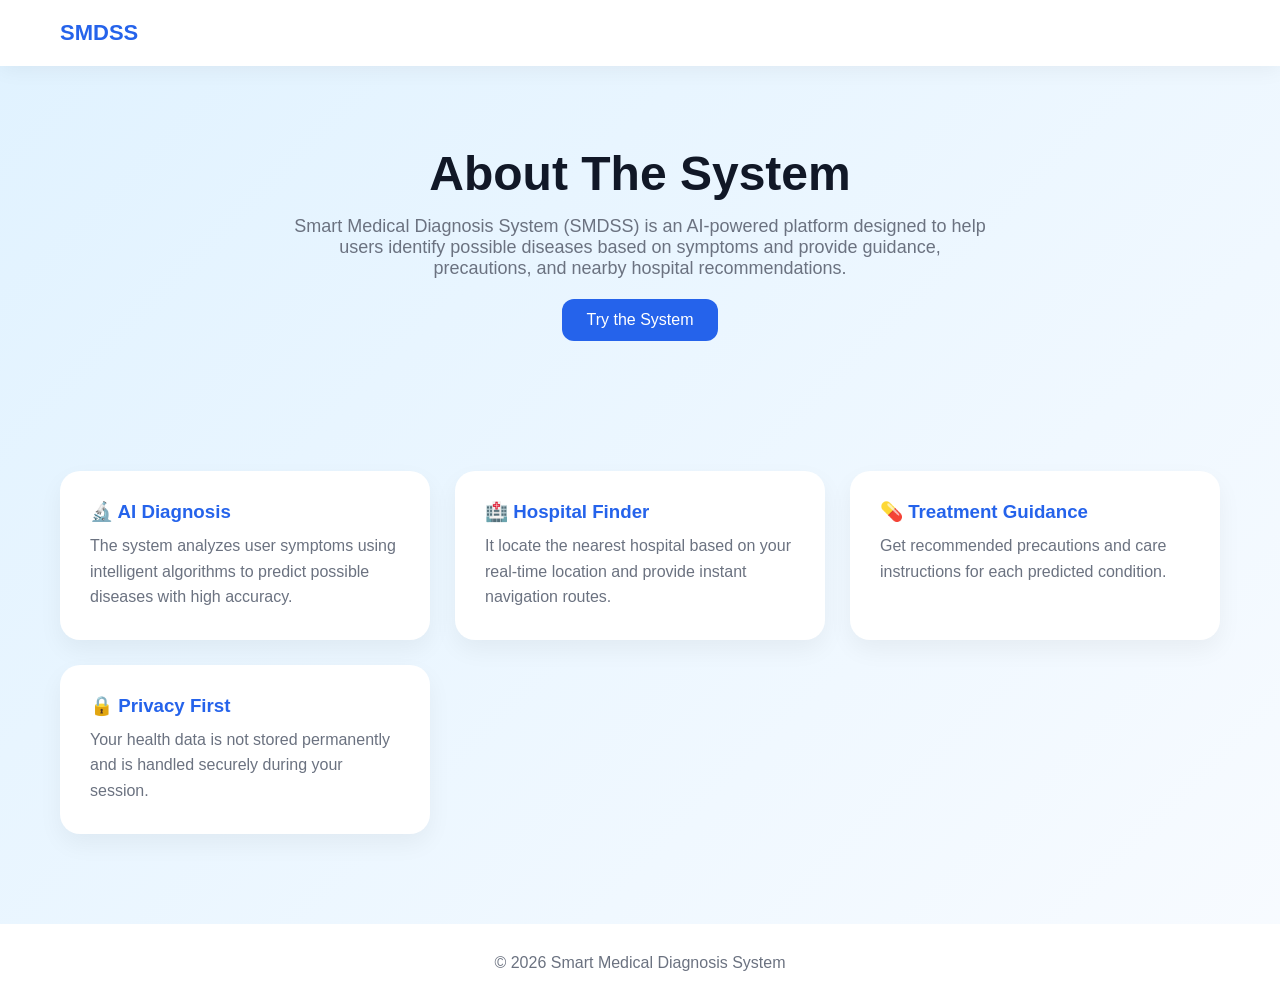
<file: templates/about.html>
<!DOCTYPE html>
<html lang="en">
<head>
<meta charset="UTF-8">
<meta name="viewport" content="width=device-width, initial-scale=1.0">
<title>About Us - SMDSS</title>

<style>
*{
    margin:0;
    padding:0;
    box-sizing:border-box;
    font-family: 'Segoe UI', sans-serif;
}

body{
    background: linear-gradient(135deg, #e0f2ff, #f8fbff);
    color:#1f2937;
}

/* NAVBAR */
.navbar{
    display:flex;
    justify-content:space-between;
    align-items:center;
    padding:20px 60px;
    background:white;
    box-shadow:0 4px 20px rgba(0,0,0,0.05);
}

.logo{
    font-size:22px;
    font-weight:700;
    color:#2563eb;
}



.nav-links a{
    margin-left:25px;
    text-decoration:none;
    color:#374151;
    font-weight:500;
}

.nav-links a:hover{
    color:#2563eb;
}

/* HERO SECTION */
.hero{
    text-align:center;
    padding:80px 20px;
}

.hero h1{
    font-size:48px;
    color:#111827;
}

.hero p{
    margin-top:15px;
    font-size:18px;
    color:#6b7280;
    max-width:700px;
    margin-left:auto;
    margin-right:auto;
}

/* CARDS SECTION */
.container{
    display:grid;
    grid-template-columns:repeat(auto-fit,minmax(280px,1fr));
    gap:25px;
    padding:50px 60px;
}

.card{
    background:white;
    padding:30px;
    border-radius:20px;
    box-shadow:0 10px 25px rgba(0,0,0,0.05);
    transition:0.3s;
}

.card:hover{
    transform:translateY(-8px);
    box-shadow:0 15px 35px rgba(0,0,0,0.1);
}

.card h3{
    color:#2563eb;
    margin-bottom:10px;
}

.card p{
    color:#6b7280;
    line-height:1.6;
}

/* FOOTER */
.footer{
    text-align:center;
    padding:30px;
    background:white;
    margin-top:40px;
    color:#6b7280;
}

/* BUTTON STYLE */
.btn{
    display:inline-block;
    margin-top:20px;
    padding:12px 25px;
    background:#2563eb;
    color:white;
    border-radius:12px;
    text-decoration:none;
    transition:0.3s;
}

.btn:hover{
    background:#1d4ed8;
}

</style>
</head>

<body>

<!-- NAVBAR -->
<div class="navbar">
    <div class="logo">SMDSS</div>
    <div class="nav-links">
        
       
    </div>
</div>

<!-- HERO -->
<div class="hero">
    <h1>About The System</h1>
    <p>
        Smart Medical Diagnosis System (SMDSS) is an AI-powered platform designed to help users identify possible diseases based on symptoms and provide guidance, precautions, and nearby hospital recommendations.
    </p>
    <a href="{{ url_for('try_system') }}" class="btn">Try the System</a>
</a>
</div>

<!-- CARDS -->
<div class="container">

    <div class="card">
        <h3>🔬 AI Diagnosis</h3>
        <p>
            The system analyzes user symptoms using intelligent algorithms to predict possible diseases with high accuracy.
        </p>
    </div>

    <div class="card">
        <h3>🏥 Hospital Finder</h3>
        <p>
            It locate the nearest hospital based on your real-time location and provide instant navigation routes.
        </p>
    </div>

    <div class="card">
        <h3>💊 Treatment Guidance</h3>
        <p>
            Get recommended precautions and care instructions for each predicted condition.
        </p>
    </div>

    <div class="card">
        <h3>🔒 Privacy First</h3>
        <p>
            Your health data is not stored permanently and is handled securely during your session.
        </p>
    </div>

</div>

<!-- FOOTER -->
<div class="footer">
    © 2026 Smart Medical Diagnosis System 
</div>

</body>
</html>
</file>
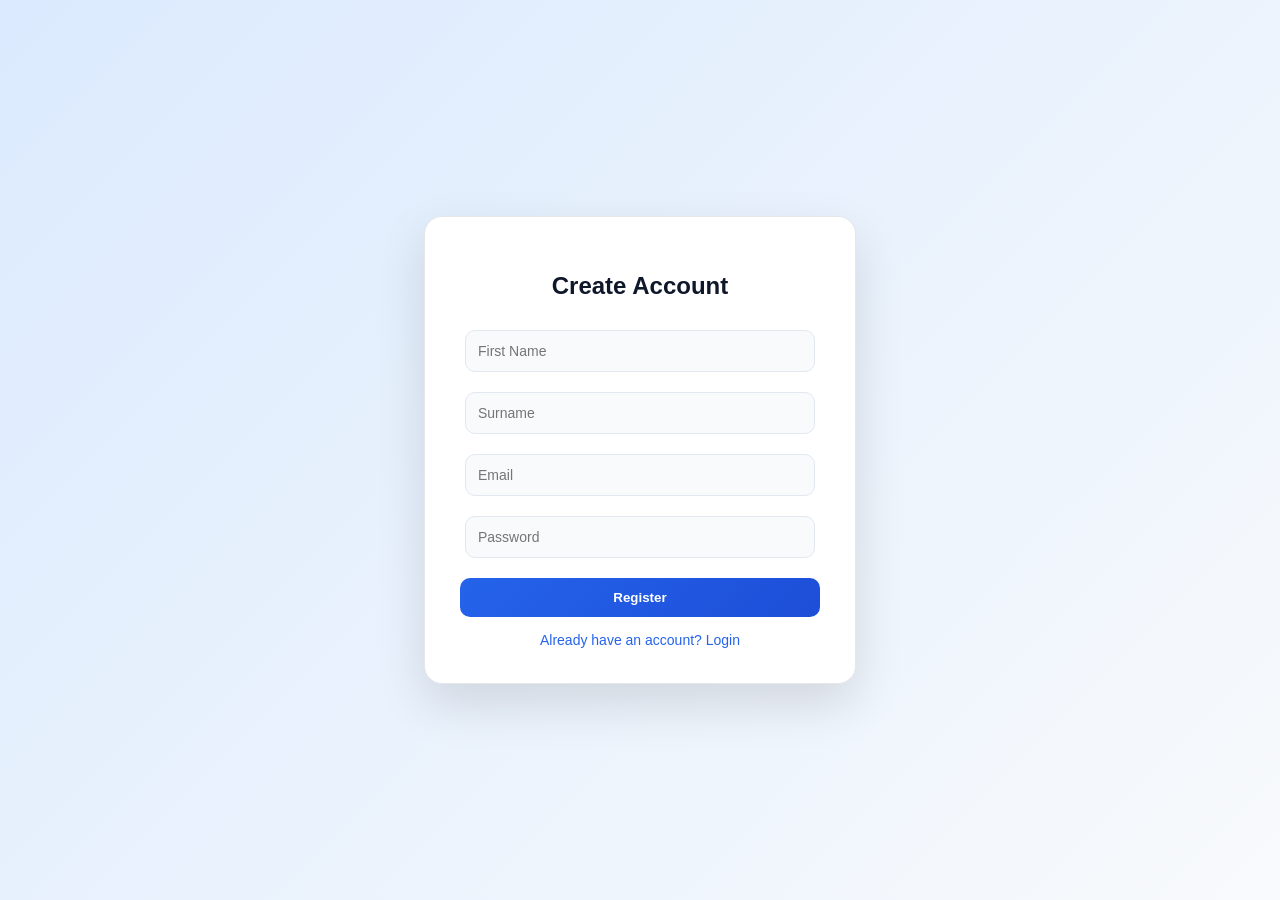
<file: templates/register.html>
<!DOCTYPE html>
<html lang="en">
<head>
<meta charset="UTF-8">
<title>Register</title>

<style>
body {
    margin: 0;
    font-family: "Segoe UI", sans-serif;
    background: linear-gradient(135deg, #dbeafe, #f8fafc);
    height: 100vh;
    display: flex;
    justify-content: center;
    align-items: center;
}

/* Card */
form {
    width: 360px;
    background: white;
    padding: 35px;
    border-radius: 18px;
    box-shadow: 0 20px 50px rgba(0,0,0,0.12);
    text-align: center;
    border: 1px solid #e5e7eb;
}

/* Title */
h2 {
    margin-bottom: 20px;
    color: #0f172a;
    font-size: 24px;
}

/* Inputs */
input {
    width: 90%;
    padding: 12px;
    margin: 10px 0;
    border: 1px solid #e2e8f0;
    border-radius: 10px;
    outline: none;
    background: #f8fafc;
    transition: 0.3s;
    font-size: 14px;
}

input:focus {
    border-color: #3b82f6;
    background: white;
    box-shadow: 0 0 0 4px rgba(59,130,246,0.15);
}

/* Button */
button {
    width: 100%;
    padding: 12px;
    margin-top: 10px;
    border: none;
    border-radius: 10px;
    background: linear-gradient(135deg, #2563eb, #1d4ed8);
    color: white;
    font-weight: bold;
    cursor: pointer;
    transition: 0.3s;
}

button:hover {
    transform: translateY(-2px);
    box-shadow: 0 10px 20px rgba(37,99,235,0.3);
}

/* Login link */
a {
    display: block;
    margin-top: 15px;
    color: #2563eb;
    text-decoration: none;
    font-size: 14px;
    font-weight: 500;
}

a:hover {
    text-decoration: underline;
}
</style>

</head>

<body>

<form method="POST">
    <h2>Create Account</h2>

    <input name="first_name" placeholder="First Name" required>
<input name="last_name" placeholder="Surname" required>
<input name="email" type="email" placeholder="Email" required>

<input name="password" type="password" placeholder="Password" required>

    <button type="submit">Register</button>

    <a href="/login">Already have an account? Login</a>
</form>

</body>
</html>
</file>
